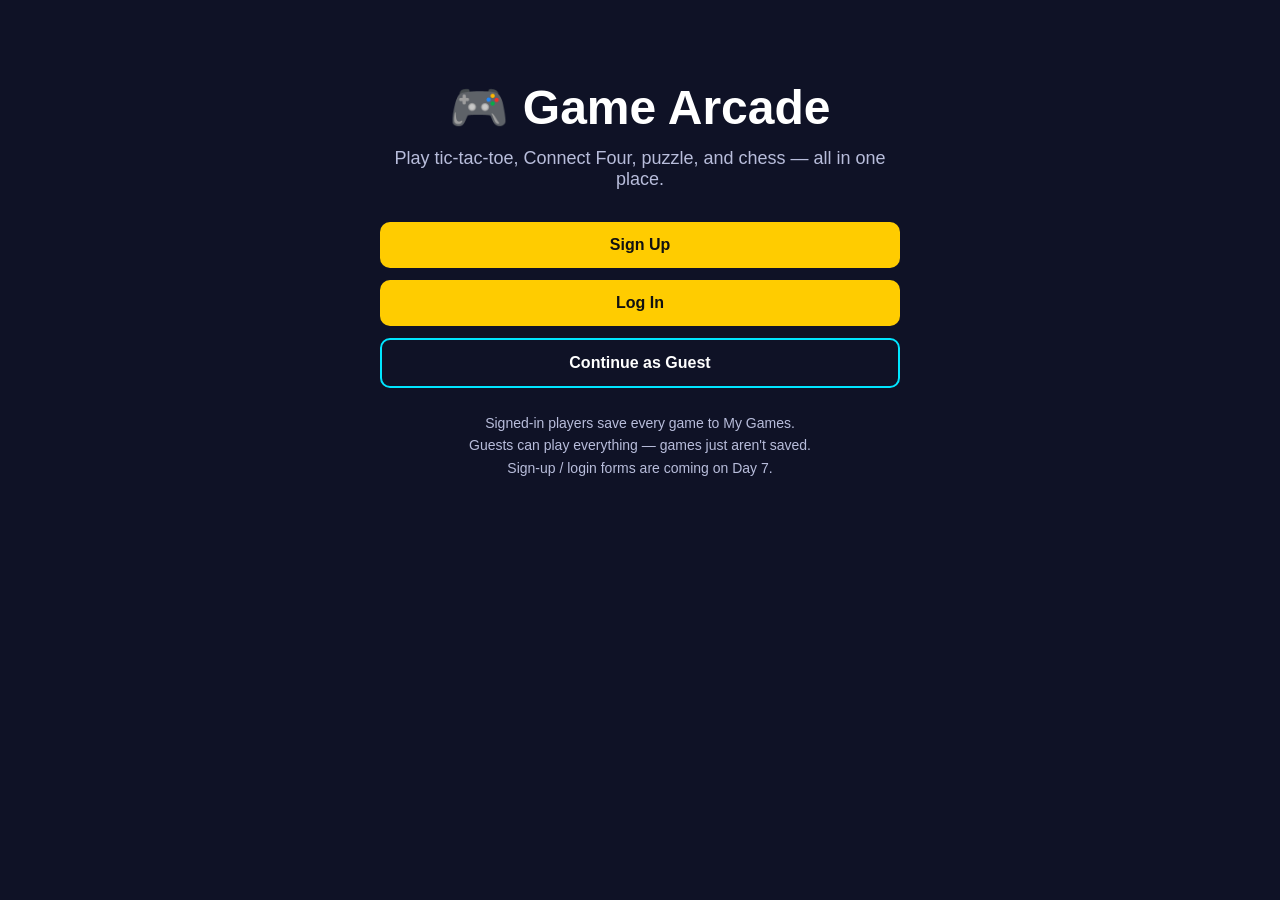
<file: game-arcade/index.html>
<!DOCTYPE html>
<html lang="en">
<head>
  <meta charset="UTF-8">
  <meta name="viewport" content="width=device-width, initial-scale=1.0">
  <title>Game Arcade — Welcome</title>
  <link rel="stylesheet" href="styles.css">
</head>
<body>
  <main class="welcome">
    <h1>🎮 Game Arcade</h1>
    <p class="tagline">Play tic-tac-toe, Connect Four, puzzle, and chess — all in one place.</p>

    <div class="auth-buttons">
      <a href="signup.html" class="btn primary">Sign Up</a>
      <a href="login.html" class="btn primary">Log In</a>
      <a href="home.html" class="btn guest">Continue as Guest</a>
    </div>


    <p class="note">Signed-in players save every game to My Games.<br>
    Guests can play everything — games just aren't saved.<br>
    Sign-up / login forms are coming on Day 7.</p>
  </main>
</body>
</html>
</file>
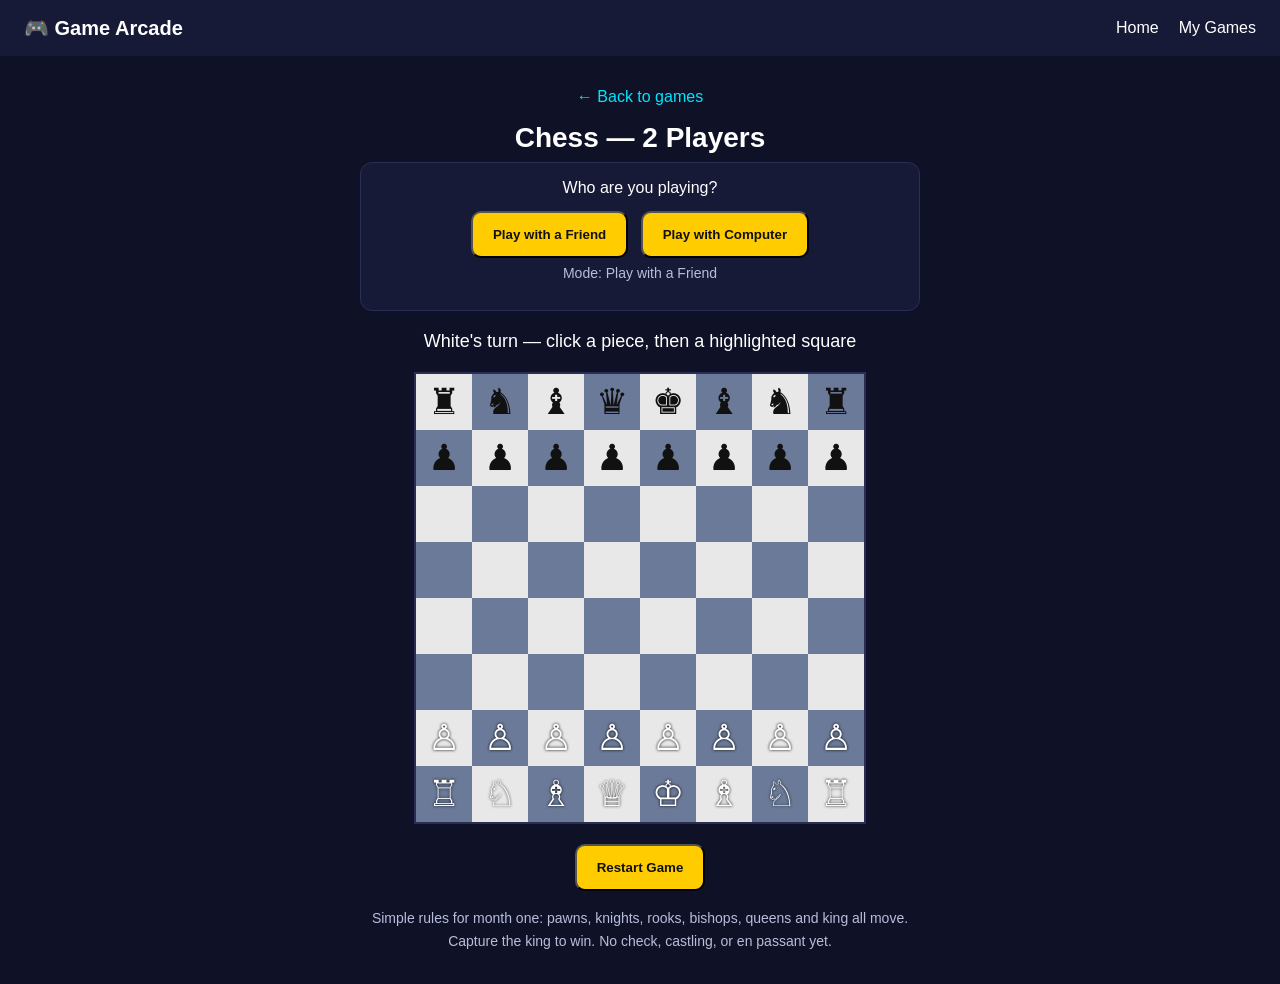
<file: game-arcade/chess.html>
<!DOCTYPE html>
<html lang="en">
<head>
  <meta charset="UTF-8">
  <meta name="viewport" content="width=device-width, initial-scale=1.0">
  <title>Chess — Game Arcade</title>
  <link rel="stylesheet" href="styles.css">
</head>
<body>
  <header class="topbar">
    <a href="index.html" class="logo">🎮 Game Arcade</a>
    <nav><a href="home.html">Home</a><a href="my-games.html">My Games</a></nav>
  </header>
  <main class="game-page">
    <a href="home.html">← Back to games</a>
    <h2>Chess — 2 Players</h2>
    <div class="mode-picker">
  <p>Who are you playing?</p>
  <button id="mode-friend" class="btn primary">Play with a Friend</button>
  <button id="mode-computer" class="btn primary">Play with Computer</button>
  <div id="difficulty-picker" style="display:none; margin-top:12px;">
    <p>Computer level:</p>
    <button class="btn difficulty" data-diff="easy">Easy</button>
    <button class="btn difficulty" data-diff="medium">Medium</button>
    <button class="btn difficulty" data-diff="hard">Hard</button>
  </div>
  <p id="mode-label" class="note">Mode: Play with a Friend</p>
</div>
    <p id="status">White's turn — click a piece, then a highlighted square</p>
    <div class="chess-board" id="board"></div>
    <button id="restart" class="btn primary">Restart Game</button>
    <p id="history-note" class="note"></p>
    <p class="note">Simple rules for month one: pawns, knights, rooks, bishops, queens and king all move. Capture the king to win. No check, castling, or en passant yet.</p>
  </main>
  <script src="chess.js"></script>
</body>
</html>
</file>
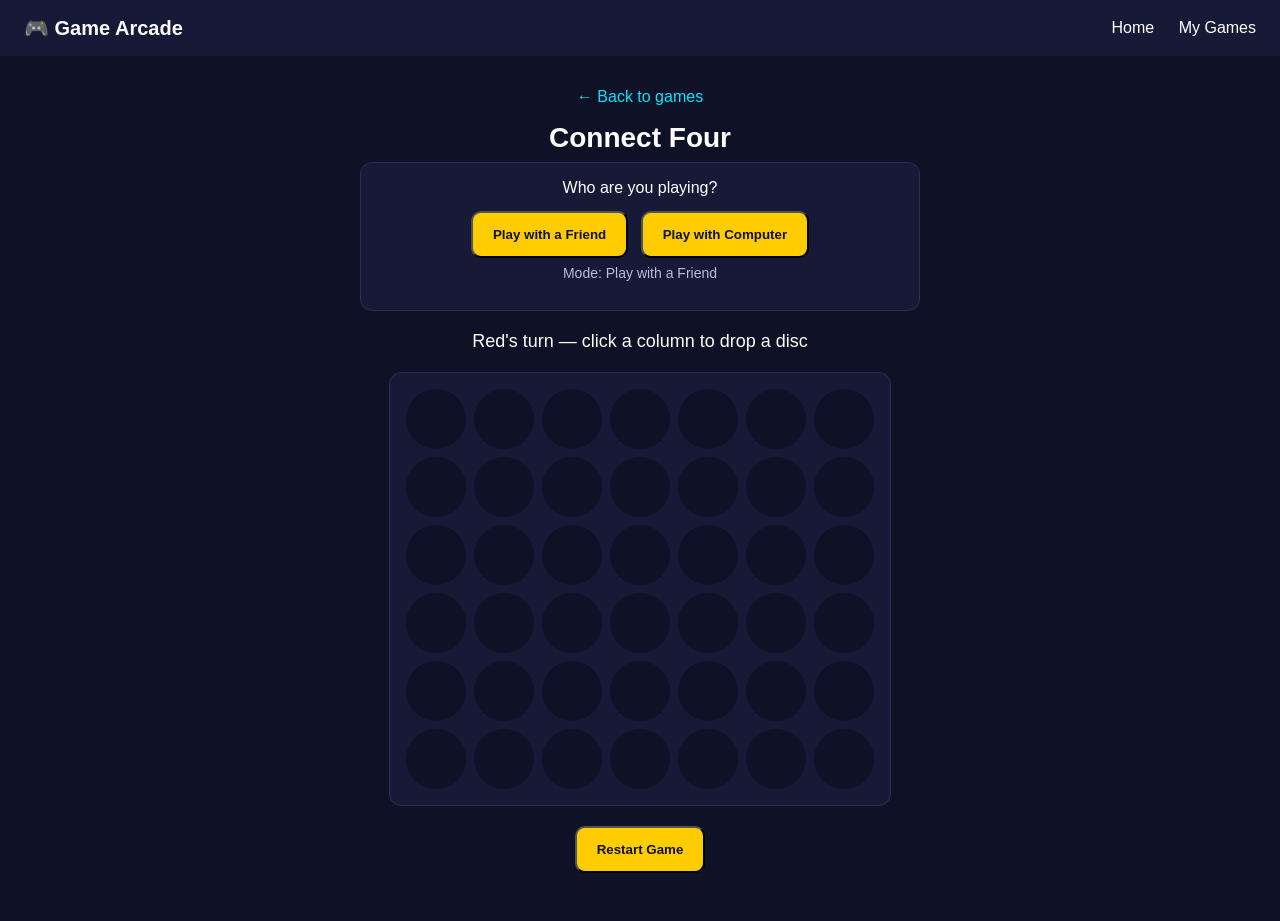
<file: game-arcade/connectfour.html>
<!DOCTYPE html>
<html lang="en">
<head>
  <meta charset="UTF-8">
  <meta name="viewport" content="width=device-width, initial-scale=1.0">
  <title>Connect Four — Game Arcade</title>
  <link rel="stylesheet" href="styles.css">
</head>
<body>
  <header class="topbar">
    <a href="index.html" class="logo">🎮 Game Arcade</a>
    <nav>
      <a href="home.html">Home</a>
      <a href="my-games.html">My Games</a>
    </nav>
  </header>

  <main class="game-page">
    <a href="home.html">← Back to games</a>
    <h2>Connect Four</h2>
    <div class="mode-picker">
  <p>Who are you playing?</p>
  <button id="mode-friend" class="btn primary">Play with a Friend</button>
  <button id="mode-computer" class="btn primary">Play with Computer</button>
  <div id="difficulty-picker" style="display:none; margin-top:12px;">
    <p>Computer level:</p>
    <button class="btn difficulty" data-diff="easy">Easy</button>
    <button class="btn difficulty" data-diff="medium">Medium</button>
    <button class="btn difficulty" data-diff="hard">Hard</button>
  </div>
  <p id="mode-label" class="note">Mode: Play with a Friend</p>
</div>

    <p id="status">Red's turn — click a column to drop a disc</p>

    <div class="connect-board" id="board"></div>

    <button id="restart" class="btn primary">Restart Game</button>
    <p id="history-note" class="note"></p>
  </main>

  <script src="connectfour.js"></script>
</body>
</html>
</file>
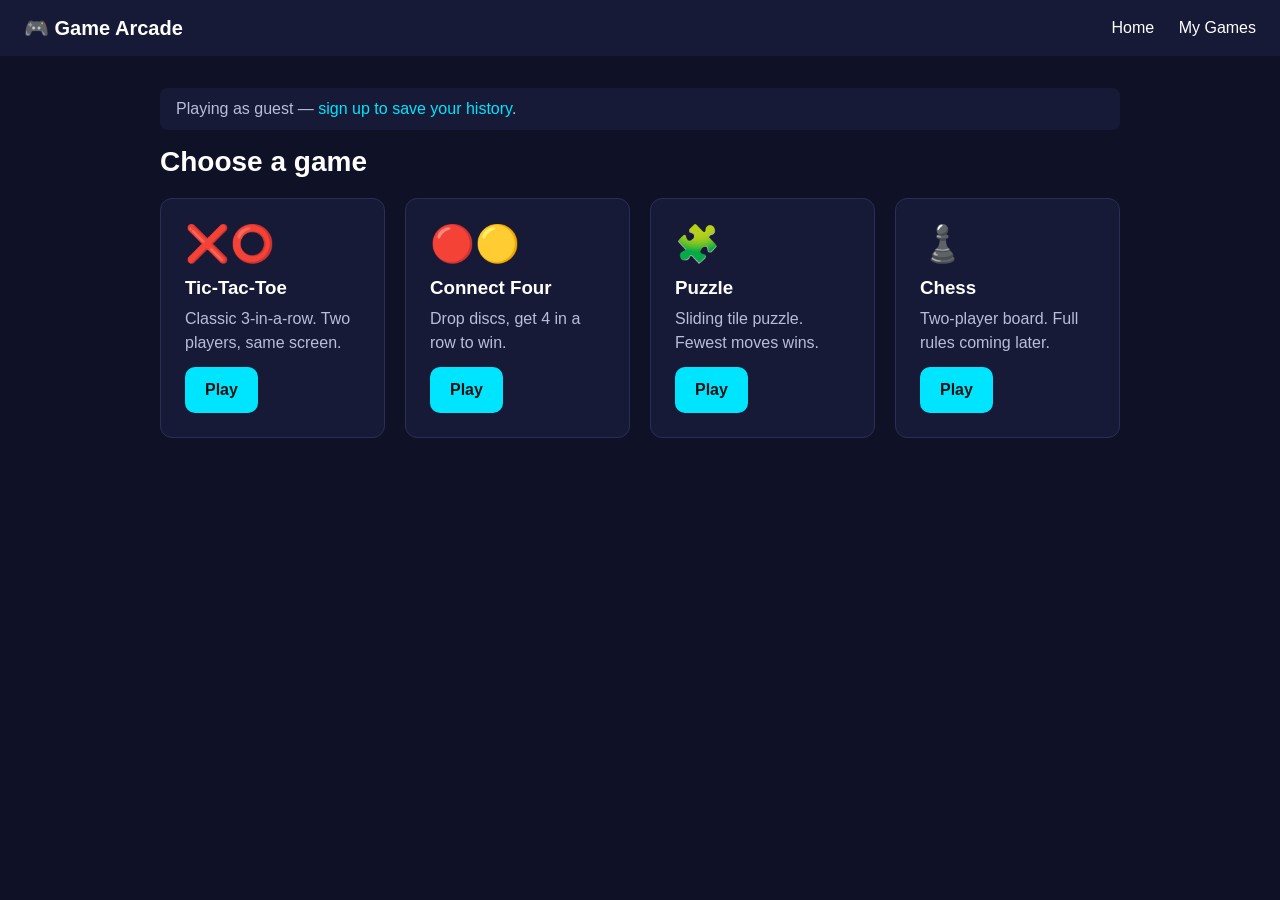
<file: game-arcade/home.html>
<!DOCTYPE html>
<html lang="en">
<head>
  <meta charset="UTF-8">
  <meta name="viewport" content="width=device-width, initial-scale=1.0">
  <title>Game Arcade — Home</title>
  <link rel="stylesheet" href="styles.css">
</head>
<body>
  <header class="topbar">
    <a href="index.html" class="logo">🎮 Game Arcade</a>
    <nav>
      <a href="home.html">Home</a>
      <a href="my-games.html">My Games</a>
    </nav>
  </header>

  <main class="home">
    <p class="guest-banner">Playing as guest — <a href="index.html">sign up to save your history</a>.</p>
    <h2>Choose a game</h2>

    <div class="games-grid">
      <div class="game-card">
        <div class="game-icon">❌⭕</div>
        <h3>Tic-Tac-Toe</h3>
        <p>Classic 3-in-a-row. Two players, same screen.</p>
        <a href="tictactoe.html" class="btn play">Play</a>
      </div>

      <div class="game-card">
        <div class="game-icon">🔴🟡</div>
        <h3>Connect Four</h3>
        <p>Drop discs, get 4 in a row to win.</p>
        <a href="connectfour.html" class="btn play">Play</a>
      </div>

      <div class="game-card">
        <div class="game-icon">🧩</div>
        <h3>Puzzle</h3>
        <p>Sliding tile puzzle. Fewest moves wins.</p>
        <a href="puzzle.html" class="btn play">Play</a>
      </div>

      <div class="game-card">
        <div class="game-icon">♟️</div>
        <h3>Chess</h3>
        <p>Two-player board. Full rules coming later.</p>
        <a href="chess.html" class="btn play">Play</a>
      </div>
    </div>
  </main>

  <script>
  const banner = document.getElementById('user-banner');
  const session = JSON.parse(localStorage.getItem('gameArcadeSession') || 'null');
  if (session) {
    banner.innerHTML = `Welcome back, ${session.name} — <a href="my-games.html">see My Games</a> | <a href="#" id="logout">Log out</a>`;
    document.getElementById('logout').addEventListener('click', (e) => {
      e.preventDefault();
      localStorage.removeItem('gameArcadeSession');
      window.location.href = 'index.html';
    });
  } else {
    banner.innerHTML = 'Playing as guest — <a href="index.html">sign up to save your history</a>.';
  }
</script>


</body>
</html>
</file>
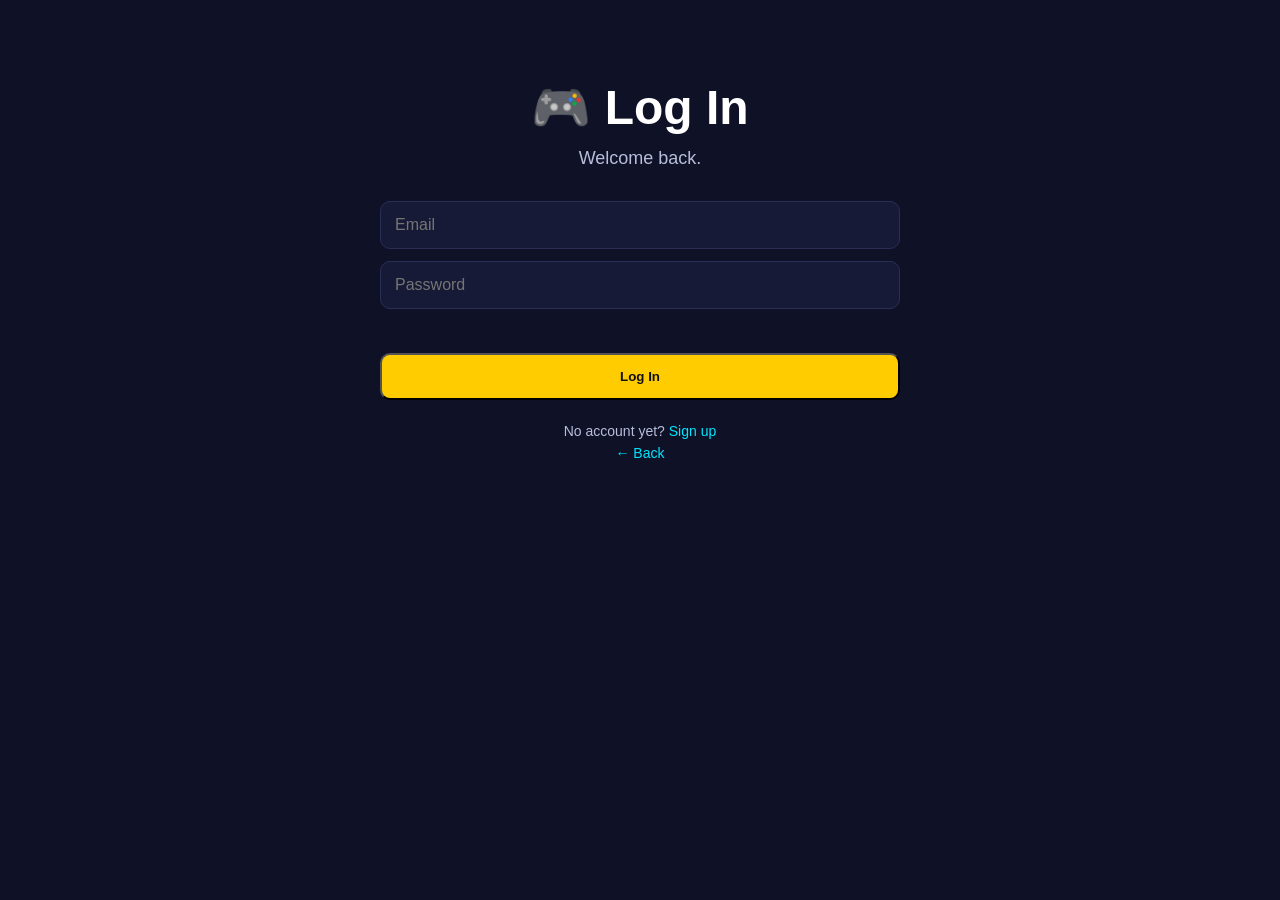
<file: game-arcade/login.html>
<!DOCTYPE html>
<html lang="en">
<head>
  <meta charset="UTF-8">
  <meta name="viewport" content="width=device-width, initial-scale=1.0">
  <title>Log In — Game Arcade</title>
  <link rel="stylesheet" href="styles.css">
</head>
<body>
  <main class="welcome">
    <h1>🎮 Log In</h1>
    <p class="tagline">Welcome back.</p>
    <form id="login-form" class="auth-form">
      <input type="email" id="email" placeholder="Email" required>
      <input type="password" id="password" placeholder="Password" required>
      <p id="error" class="error"></p>
      <button type="submit" class="btn primary">Log In</button>
    </form>
    <p class="note">No account yet? <a href="signup.html">Sign up</a><br>
    <a href="index.html">← Back</a></p>
  </main>
  <script>
    document.getElementById('login-form').addEventListener('submit', (e) => {
      e.preventDefault();
      const email = document.getElementById('email').value.trim();
      const password = document.getElementById('password').value;
      const error = document.getElementById('error');
      const saved = JSON.parse(localStorage.getItem('gameArcadeUser') || 'null');
      if (!saved || saved.email !== email) { error.textContent = 'No account found for that email. Try signing up.'; return; }
      if (saved.password !== password) { error.textContent = 'Wrong password. Try again.'; return; }
      localStorage.setItem('gameArcadeSession', JSON.stringify({ name: saved.name, email: saved.email }));
      window.location.href = 'home.html';
    });
  </script>
</body>
</html>
</file>
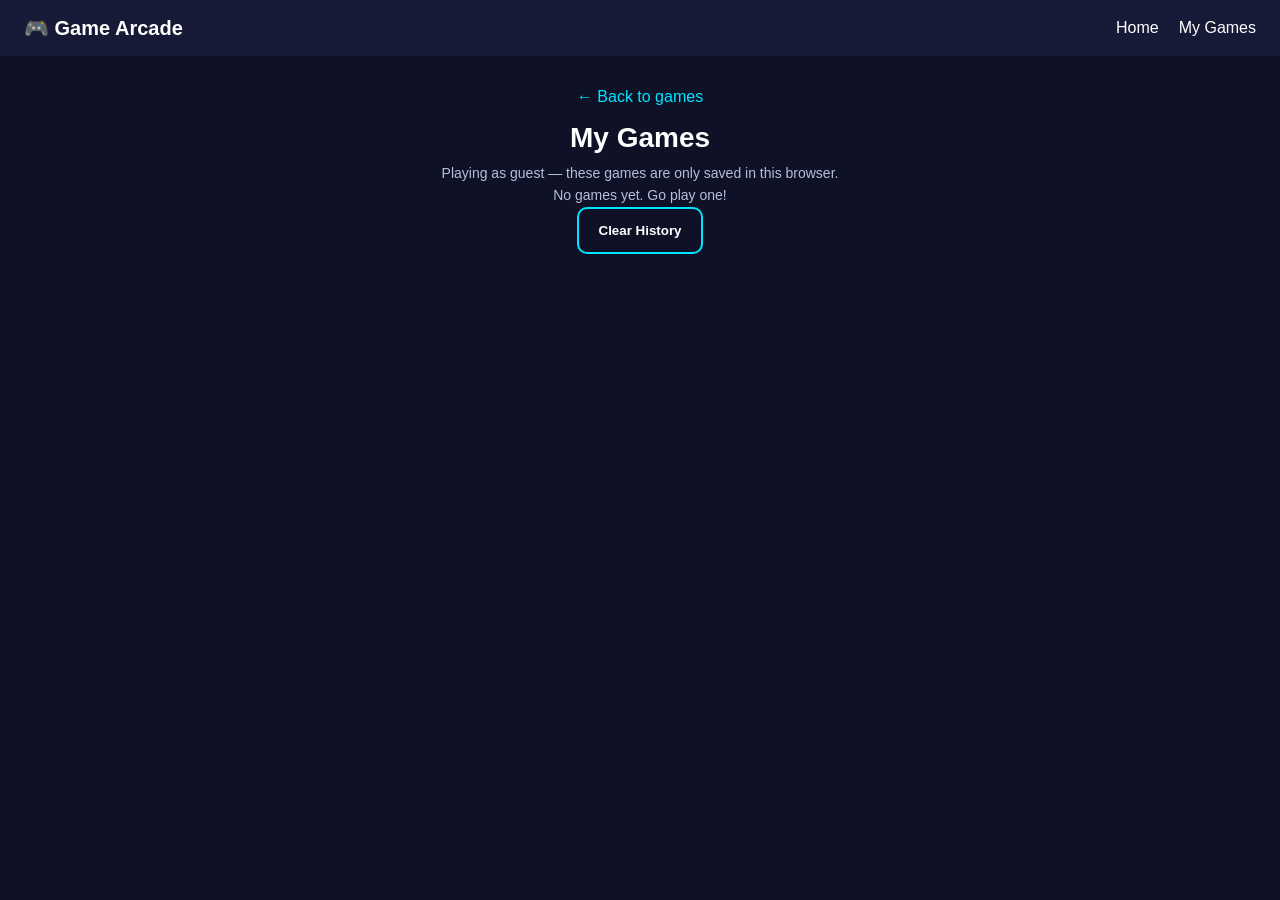
<file: game-arcade/my-games.html>
<!DOCTYPE html>
<html lang="en">
<head>
  <meta charset="UTF-8">
  <meta name="viewport" content="width=device-width, initial-scale=1.0">
  <title>My Games — Game Arcade</title>
  <link rel="stylesheet" href="styles.css">
</head>
<body>
  <header class="topbar">
    <a href="index.html" class="logo">🎮 Game Arcade</a>
    <nav><a href="home.html">Home</a><a href="my-games.html">My Games</a></nav>
  </header>
  <main class="game-page">
    <a href="home.html">← Back to games</a>
    <h2>My Games</h2>
    <p id="subtitle" class="note"></p>
    <div id="games-list"></div>
    <button id="clear" class="btn guest">Clear History</button>
  </main>
  <script>
    const list = document.getElementById('games-list');
    const subtitle = document.getElementById('subtitle');
    const session = JSON.parse(localStorage.getItem('gameArcadeSession') || 'null');
    const history = JSON.parse(localStorage.getItem('gameArcadeHistory') || '[]').reverse();
    subtitle.textContent = session
      ? `Signed in as ${session.name} — ${history.length} game(s) played.`
      : 'Playing as guest — these games are only saved in this browser.';
    if (!history.length) {
      list.innerHTML = '<p class="note">No games yet. Go play one!</p>';
    } else {
      list.innerHTML = history.map(g => `
        <div class="game-card" style="text-align:left; margin-bottom:12px;">
          <h3>${g.game}</h3>
          <p>${g.result}</p>
          <p>${new Date(g.date).toLocaleString()}</p>
        </div>`).join('');
    }
    document.getElementById('clear').addEventListener('click', () => {
      localStorage.removeItem('gameArcadeHistory');
      location.reload();
    });
  </script>
</body>
</html>
</file>
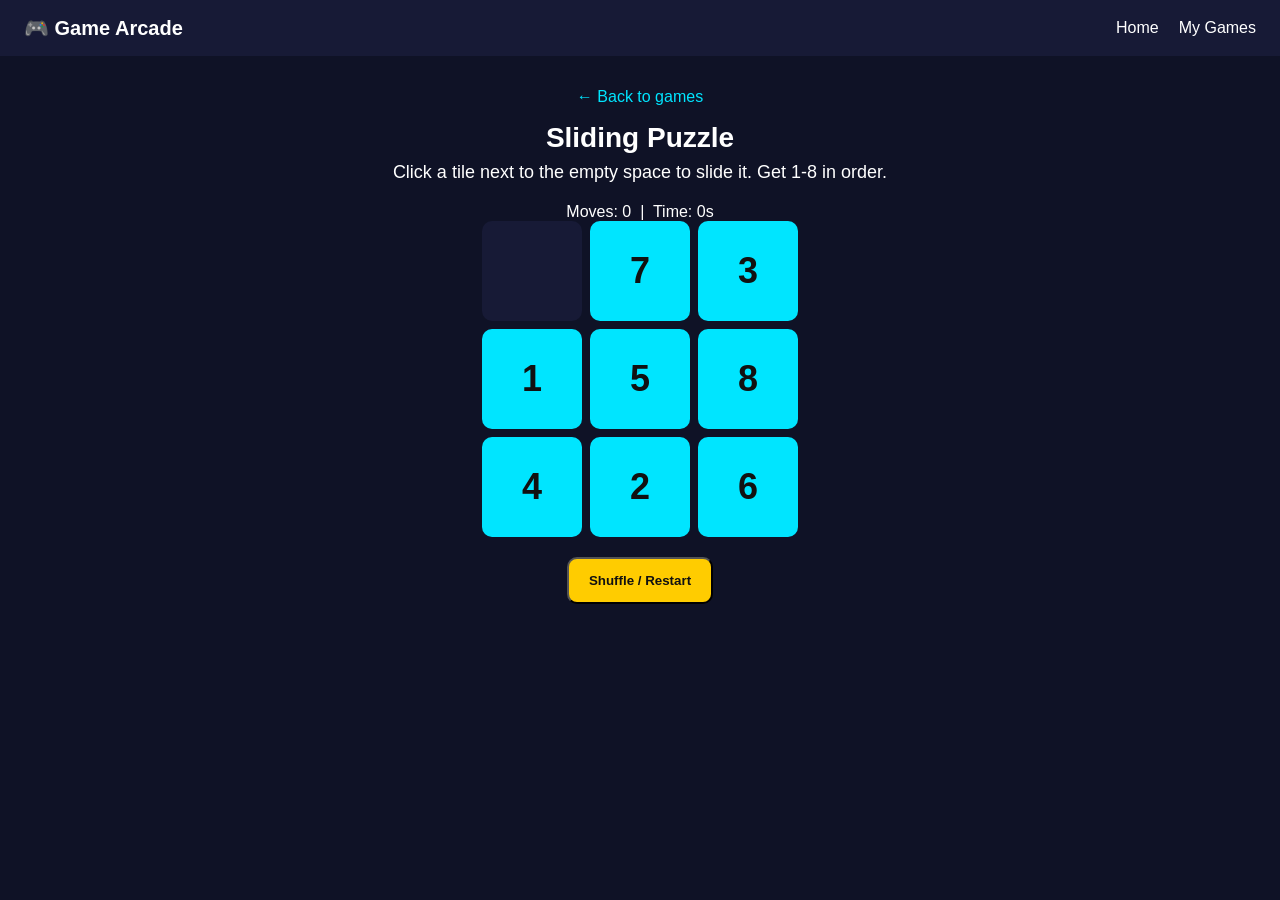
<file: game-arcade/puzzle.html>
<!DOCTYPE html>
<html lang="en">
<head>
  <meta charset="UTF-8">
  <meta name="viewport" content="width=device-width, initial-scale=1.0">
  <title>Puzzle — Game Arcade</title>
  <link rel="stylesheet" href="styles.css">
</head>
<body>
  <header class="topbar">
    <a href="index.html" class="logo">🎮 Game Arcade</a>
    <nav><a href="home.html">Home</a><a href="my-games.html">My Games</a></nav>
  </header>
  <main class="game-page">
    <a href="home.html">← Back to games</a>
    <h2>Sliding Puzzle</h2>
    <p id="status">Click a tile next to the empty space to slide it. Get 1-8 in order.</p>
    <p>Moves: <span id="moves">0</span> &nbsp;|&nbsp; Time: <span id="time">0</span>s</p>
    <div class="puzzle-board" id="board"></div>
    <button id="restart" class="btn primary">Shuffle / Restart</button>
    <p id="history-note" class="note"></p>
  </main>
  <script src="puzzle.js"></script>
</body>
</html>
</file>
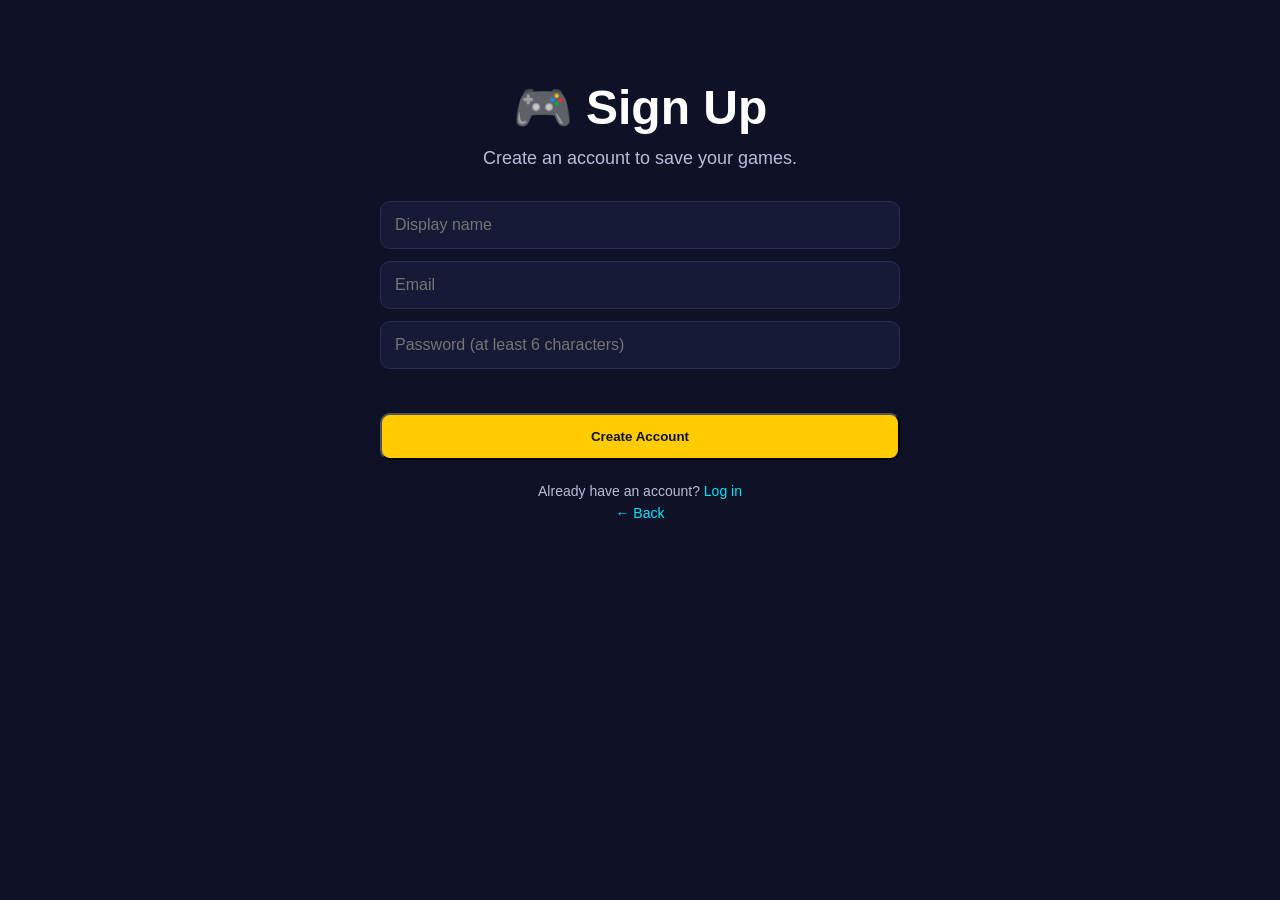
<file: game-arcade/signup.html>
<!DOCTYPE html>
<html lang="en">
<head>
  <meta charset="UTF-8">
  <meta name="viewport" content="width=device-width, initial-scale=1.0">
  <title>Sign Up — Game Arcade</title>
  <link rel="stylesheet" href="styles.css">
</head>
<body>
  <main class="welcome">
    <h1>🎮 Sign Up</h1>
    <p class="tagline">Create an account to save your games.</p>
    <form id="signup-form" class="auth-form">
      <input type="text" id="name" placeholder="Display name" required>
      <input type="email" id="email" placeholder="Email" required>
      <input type="password" id="password" placeholder="Password (at least 6 characters)" required>
      <p id="error" class="error"></p>
      <button type="submit" class="btn primary">Create Account</button>
    </form>
    <p class="note">Already have an account? <a href="login.html">Log in</a><br>
    <a href="index.html">← Back</a></p>
  </main>
  <script>
    document.getElementById('signup-form').addEventListener('submit', (e) => {
      e.preventDefault();
      const name = document.getElementById('name').value.trim();
      const email = document.getElementById('email').value.trim();
      const password = document.getElementById('password').value;
      const error = document.getElementById('error');
      if (!name) { error.textContent = 'Please enter a display name.'; return; }
      if (!email.includes('@')) { error.textContent = 'Please enter a valid email.'; return; }
      if (password.length < 6) { error.textContent = 'Password must be at least 6 characters.'; return; }
      // Browser-only for Week 1 — real hashed passwords come in Week 2
      localStorage.setItem('gameArcadeUser', JSON.stringify({ name, email, password }));
      localStorage.setItem('gameArcadeSession', JSON.stringify({ name, email }));
      window.location.href = 'home.html';
    });
  </script>
</body>
</html>
</file>
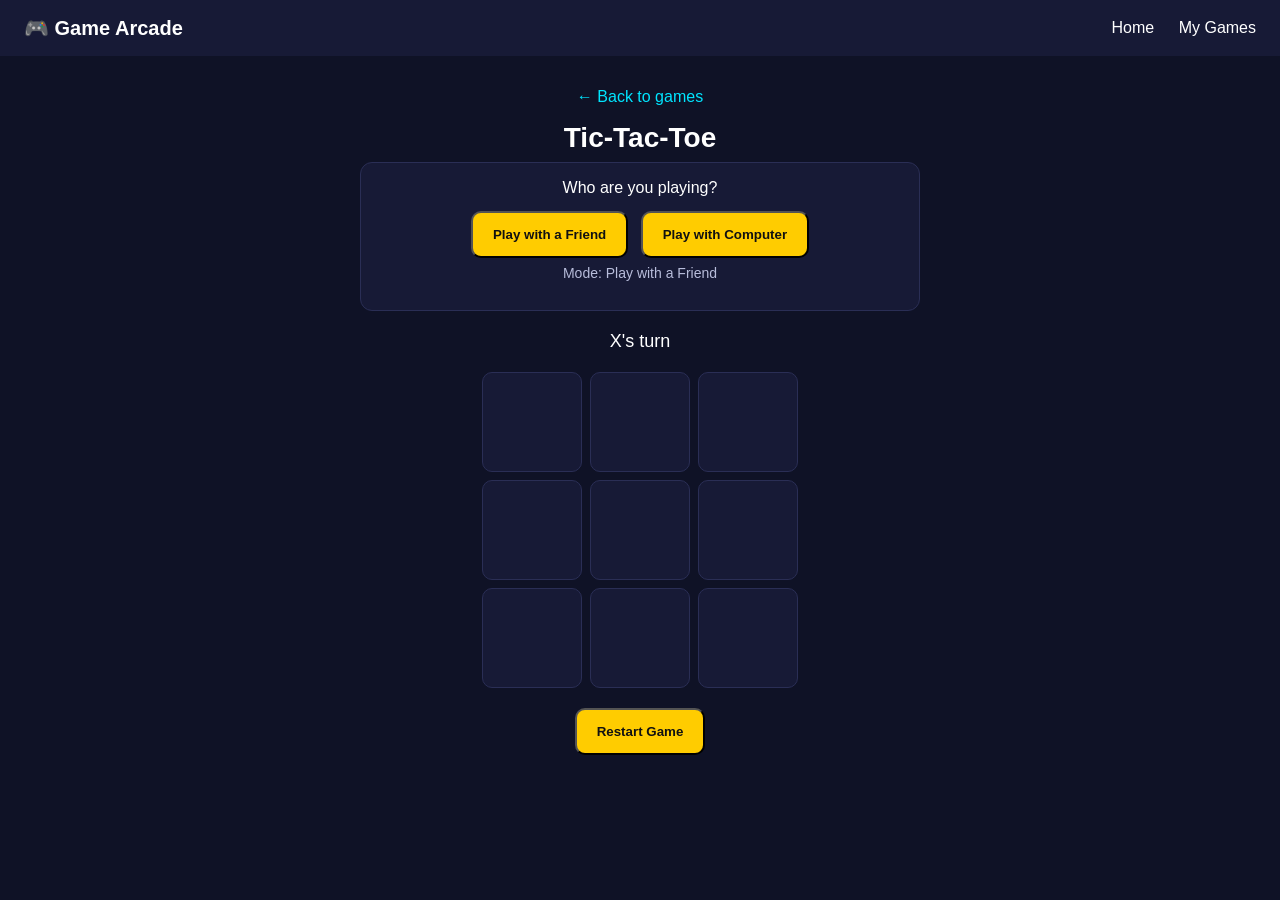
<file: game-arcade/tictactoe.html>
<!DOCTYPE html>
<html lang="en">
<head>
  <meta charset="UTF-8">
  <meta name="viewport" content="width=device-width, initial-scale=1.0">
  <title>Tic-Tac-Toe — Game Arcade</title>
  <link rel="stylesheet" href="styles.css">
</head>
<body>
  <header class="topbar">
    <a href="index.html" class="logo">🎮 Game Arcade</a>
    <nav>
      <a href="home.html">Home</a>
      <a href="my-games.html">My Games</a>
    </nav>
  </header>

  <main class="game-page">
    <a href="home.html">← Back to games</a>
    <h2>Tic-Tac-Toe</h2>
    <div class="mode-picker">
  <p>Who are you playing?</p>
  <button id="mode-friend" class="btn primary">Play with a Friend</button>
  <button id="mode-computer" class="btn primary">Play with Computer</button>
  <div id="difficulty-picker" style="display:none; margin-top:12px;">
    <p>Computer level:</p>
    <button class="btn difficulty" data-diff="easy">Easy</button>
    <button class="btn difficulty" data-diff="medium">Medium</button>
    <button class="btn difficulty" data-diff="hard">Hard</button>
  </div>
  <p id="mode-label" class="note">Mode: Play with a Friend</p>
</div>

    <p id="status">X's turn</p>

    <div class="board" id="board">
      <div class="cell" data-index="0"></div>
      <div class="cell" data-index="1"></div>
      <div class="cell" data-index="2"></div>
      <div class="cell" data-index="3"></div>
      <div class="cell" data-index="4"></div>
      <div class="cell" data-index="5"></div>
      <div class="cell" data-index="6"></div>
      <div class="cell" data-index="7"></div>
      <div class="cell" data-index="8"></div>
    </div>

    <button id="restart" class="btn primary">Restart Game</button>
    <p id="history-note" class="note"></p>
  </main>

  <script src="tictactoe.js"></script>
</body>
</html>
</file>
<file: game-arcade/styles.css>
* { box-sizing: border-box; margin: 0; padding: 0; }

body {
  font-family: Arial, sans-serif;
  background: #0f1226;
  color: #ffffff;
  min-height: 100vh;
}

a { color: #00e5ff; text-decoration: none; }

/* Welcome screen */
.welcome {
  max-width: 560px;
  margin: 0 auto;
  padding: 80px 20px;
  text-align: center;
}
.welcome h1 { font-size: 48px; margin-bottom: 12px; }
.tagline { color: #b8bddb; font-size: 18px; margin-bottom: 32px; }

.auth-buttons {
  display: flex;
  flex-direction: column;
  gap: 12px;
  margin-bottom: 24px;
}
.btn {
  display: inline-block;
  padding: 14px 20px;
  border-radius: 10px;
  font-weight: bold;
  text-align: center;
}
.btn.primary { background: #ffcc00; color: #111111; }
.btn.guest { background: transparent; color: #ffffff; border: 2px solid #00e5ff; }
.btn.play { background: #00e5ff; color: #111111; margin-top: 12px; }
.note { color: #b8bddb; font-size: 14px; line-height: 1.6; }

/* Home page */
.topbar {
  display: flex;
  justify-content: space-between;
  align-items: center;
  padding: 16px 24px;
  background: #171a36;
}
.logo { font-size: 20px; font-weight: bold; color: #ffffff; }
.topbar nav a { margin-left: 20px; color: #ffffff; }

.home { max-width: 1000px; margin: 0 auto; padding: 32px 20px; }
.home h2 { font-size: 28px; margin: 16px 0 20px; }
.guest-banner {
  background: #171a36;
  padding: 12px 16px;
  border-radius: 8px;
  color: #b8bddb;
}

.games-grid {
  display: grid;
  grid-template-columns: repeat(auto-fit, minmax(220px, 1fr));
  gap: 20px;
}
.game-card {
  background: #171a36;
  border: 1px solid #2a2e55;
  border-radius: 12px;
  padding: 24px;
}
.game-icon { font-size: 36px; margin-bottom: 12px; }
.game-card h3 { margin-bottom: 8px; }
.game-card p { color: #b8bddb; line-height: 1.5; }

.game-page { max-width: 600px; margin: 0 auto; padding: 32px 20px; text-align: center; }
.game-page h2 { font-size: 28px; margin: 16px 0 8px; }
#status { font-size: 18px; margin-bottom: 20px; }

.board {
  display: grid;
  grid-template-columns: repeat(3, 100px);
  gap: 8px;
  justify-content: center;
  margin: 0 auto 20px;
}
.cell {
  width: 100px;
  height: 100px;
  background: #171a36;
  border: 1px solid #2a2e55;
  border-radius: 10px;
  display: flex;
  align-items: center;
  justify-content: center;
  font-size: 48px;
  font-weight: bold;
  cursor: pointer;
}
.cell:hover { background: #1f2347; }
#restart { margin-bottom: 16px; }

.connect-board {
  display: grid;
  grid-template-columns: repeat(7, 60px);
  gap: 8px;
  justify-content: center;
  background: #171a36;
  border: 1px solid #2a2e55;
  border-radius: 12px;
  padding: 16px;
  margin: 0 auto 20px;
  width: fit-content;
}
.connect-cell {
  width: 60px;
  height: 60px;
  background: #0f1226;
  border-radius: 50%;
  cursor: pointer;
}
.connect-cell.red { background: #ff4444; }
.connect-cell.yellow { background: #ffcc00; }

/* Puzzle */
.puzzle-board {
  display: grid;
  grid-template-columns: repeat(3, 100px);
  gap: 8px;
  justify-content: center;
  margin: 0 auto 20px;
}
.puzzle-tile {
  width: 100px; height: 100px;
  background: #00e5ff; color: #111;
  display: flex; align-items: center; justify-content: center;
  font-size: 36px; font-weight: bold;
  border-radius: 10px; cursor: pointer;
}
.puzzle-tile.blank { background: #171a36; cursor: default; }

/* Chess */
.chess-board {
  display: grid;
  grid-template-columns: repeat(8, 56px);
  gap: 0;
  justify-content: center;
  margin: 0 auto 20px;
  border: 2px solid #2a2e55;
  width: fit-content;
}
.chess-cell {
  width: 56px; height: 56px;
  display: flex; align-items: center; justify-content: center;
  font-size: 36px; cursor: pointer;
}
.chess-cell.light { background: #e8e8e8; }
.chess-cell.dark { background: #6b7a99; }
.chess-cell.white-piece { color: #ffffff; text-shadow: 0 0 3px #000; }
.chess-cell.black-piece { color: #111111; }
.chess-cell.selected { outline: 3px solid #ffcc00; outline-offset: -3px; }
.chess-cell.legal { outline: 3px solid #00e5ff; outline-offset: -3px; }

.mode-picker { background: #171a36; border: 1px solid #2a2e55; border-radius: 12px; padding: 16px; margin-bottom: 20px; }
.mode-picker p { margin-bottom: 10px; }
.mode-picker .btn { margin: 4px; }
.btn.difficulty.active { background: #ffcc00; color: #111; }

.auth-form { display: flex; flex-direction: column; gap: 12px; margin-bottom: 20px; }
.auth-form input {
  padding: 14px; border-radius: 10px; border: 1px solid #2a2e55;
  background: #171a36; color: #fff; font-size: 16px;
}
.error { color: #ff6b6b; min-height: 20px; }
</file>
